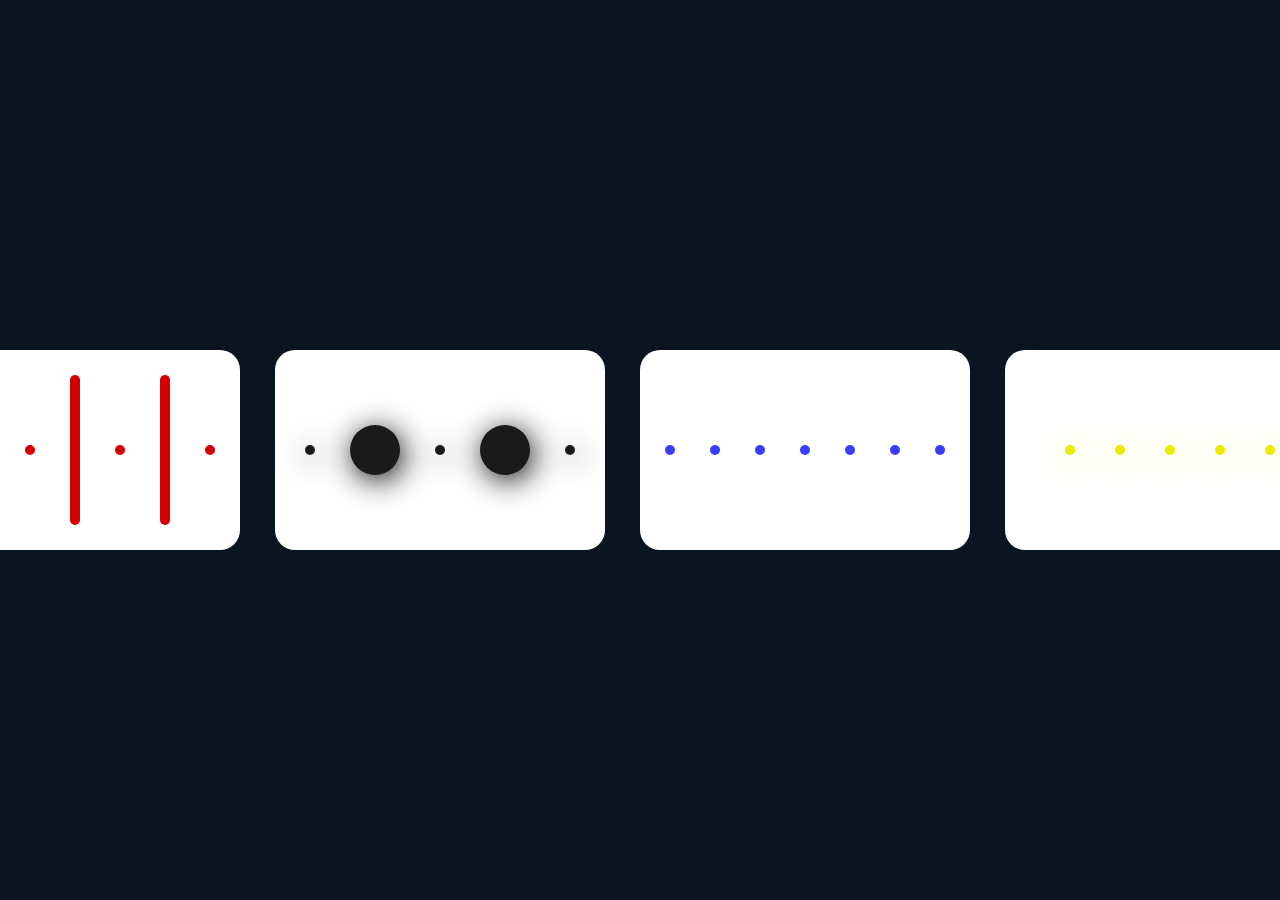
<file: index.html>
<!DOCTYPE html>
<html lang="en">
<head>
    <link rel="stylesheet" href="Style.css">
	<script src="https://code.jquery.com/jquery-3.4.1.slim.min.js" integrity="sha384-J6qa4849blE2+poT4WnyKhv5vZF5SrPo0iEjwBvKU7imGFAV0wwj1yYfoRSJoZ+n" crossorigin="anonymous"></script>
	<script src="https://cdn.jsdelivr.net/npm/popper.js@1.16.0/dist/umd/popper.min.js" integrity="sha384-Q6E9RHvbIyZFJoft+2mJbHaEWldlvI9IOYy5n3zV9zzTtmI3UksdQRVvoxMfooAo" crossorigin="anonymous"></script>
	<script src="https://cdn.jsdelivr.net/npm/bootstrap@4.4.1/dist/js/bootstrap.min.js" integrity="sha384-wfSDF2E50Y2D1uUdj0O3uMBJnjuUD4Ih7YwaYd1iqfktj0Uod8GCExl3Og8ifwB6" crossorigin="anonymous"></script>
    <title>Waves-Loading</title>
</head>
<body Class="Container">
	<div Id="All">
		<div Class="Waves">
			<div class="W1">
			</div>
			<div class="W2">
			</div>
			<div class="W1">
			</div>
			<div class="W2">
			</div>
			<div class="W1">
			</div>
			<div class="W2">
			</div>
			<div class="W1">
			</div>
		</div>
		<div Class="Circle"> 
			<div class="C1">
			</div>
			<div class="C2">
			</div>
			<div class="C1">
			</div>
			<div class="C2">
			</div>
			<div class="C1">
			</div> 
		</div>
		<div Class="S-Waves">
			<div class="SW1-7">
			</div>
			<div class="SW2-6">
			</div>
			<div class="SW3-5">
			</div>
			<div class="SW4">
			</div>
			<div class="SW3-5">
			</div>
			<div class="SW2-6">
			</div>
			<div class="SW1-7">
			</div>
		</div>
		<div Class="S-Circle">
			<div class="SC1">
			</div>
			<div class="SC2">
			</div>
			<div class="SC3">
			</div>
			<div class="SC4">
			</div>
			<div class="SC5">
			</div>
		</div>
	<div>
</body>
</html>
</file>
<file: Style.css>
body
	{
		background: #0b1522;
		margin:0;
		padding:0;
		min-height:100vh;
		display: flex;
		align-items: center;
		justify-content:center;
	}
#All
	{
		Display: Flex;
		grid-gap:35px;
	}
.Waves
	{
		Background:white;
		height:200px;
		width:330px;
		margin:0;
		padding:0;
		display: flex;
		align-items: center;
		justify-content:center;
		grid-template-column: auto auto auto auto auto auto auto;
		grid-gap:35px;
		border-radius:20px;
	}
.W1
	{
		height:10px;
		width:10px;
		background:#d20000;
		border-radius:5px;
		animation: Od;
		animation-duration:1.3s;
		animation-iteration-count: infinite;
		animation-direction: alternate;
	}
@keyframes Od
	{
		100%
			{
				height:150px;
			}
	}
.W2
	{
		height:150px;
		width:10px;
		background:#d20000;
		border-radius:5px;
		animation: Evn;
		animation-duration:1.3s;
		animation-iteration-count: infinite;
		animation-direction: alternate;
	}
@keyframes Evn
	{
		100%
			{
				height:10px;
			}
	}
.Circle
	{
		Background:white;
		height:200px;
		width:330px;
		margin:0;
		padding:0;
		display: flex;
		align-items: center;
		justify-content:center;
		grid-template-column: auto auto auto auto;
		grid-gap:35px;
		border-radius:20px;
	}
.C1
	{
		background: #1a1a1a;
		height: 10px;
		width: 10px;
		border-radius: 50px;
		box-shadow: 3px 5px 30px #090909;
		animation: Balls1;
		animation-duration:1.3s;
		animation-iteration-count: infinite;
		animation-direction: alternate;
	}
@keyframes Balls1
	{
		100%
			{
				Height:50px;
				Width: 50px;
			}
	}
.C2
	{
		background: #1a1a1a;
		height: 50px;
		width: 50px;
		border-radius: 50px;
		box-shadow: 3px 5px 30px #090909;
		animation: Balls2;
		animation-duration:1.3s;
		animation-iteration-count: infinite;
		animation-direction: alternate;
	}
@keyframes Balls2
	{
		100%
			{
				Height:10px;
				Width: 10px;
			}
	}
.S-Waves
	{
		Background:white;
		height:200px;
		width:330px;
		margin:0;
		padding:0;
		display: flex;
		align-items: center;
		justify-content:center;
		grid-template-column: auto auto auto auto auto auto auto;
		grid-gap:35px;
		border-radius:20px;
	}

.SW1-7
	{
		height:10px;
		width:10px;
		background:#3c3cff;
		border-radius:5px;
		animation: W-1;
		animation-duration:1s;
		animation-iteration-count: infinite;
		animation-direction: alternate;
	}
@keyframes W-1
	{
		100%
			{
					height:50px;
			}
	}
.SW2-6
	{
		height:10px;
		width:10px;
		background:#3c3cff;
		border-radius:5px;
		animation: W-2;
		animation-duration:1s;
		animation-iteration-count: infinite;
		animation-direction: alternate;
		animation-delay:0.2s;
	}
@keyframes W-2
	{
		100%
			{
					height:60px;
			}
	}
.SW3-5
	{
		height:10px;
		width:10px;
		background:#3c3cff;
		border-radius:5px;
		animation: W-3;
		animation-duration:1s;
		animation-iteration-count: infinite;
		animation-direction: alternate;
		animation-delay:0.4s;
	}
@keyframes W-3
	{
		100%
			{
					height:70px;
			}
	}
.SW4
	{
		height:10px;
		width:10px;
		background:#3c3cff;
		border-radius:5px;
		animation: W-4;
		animation-duration:1s;
		animation-iteration-count: infinite;
		animation-direction: alternate;
		animation-delay:0.6s;
	}
@keyframes W-4
	{
		100%
			{
					height:80px;
			}
	} 

.S-Circle
	{
		Background:white;
		height:200px;
		width:330px;
		margin:0;
		padding:0;
		display: flex;
		align-items: center;
		justify-content:center;
		grid-template-column: auto auto auto auto;
		grid-gap:40px;
		border-radius:20px;
	}
.SC1
	{
		background: #ecec00;
		height: 10px;
		width: 10px;
		border-radius: 50px;
		box-shadow: 3px 5px 30px #ecec00;
		animation: Sc-1;
		animation-duration:1.3s;
		animation-iteration-count: infinite;
		animation-direction: alternate;
	}
@keyframes Sc-1
	{
		100%
			{
				height: 30px;
				width: 30px;
			}
	}
.SC2
	{
		background: #ecec00;
		height: 10px;
		width: 10px;
		border-radius: 50px;
		box-shadow: 3px 5px 30px #ecec00;
		animation: Sc-2;
		animation-duration:1.3s;
		animation-iteration-count: infinite;
		animation-direction: alternate;
		animation-delay: 0.2s;
	}
@keyframes Sc-2
	{
		100%
			{
				height: 30px;
				width: 30px;
			}
	}
.SC3
	{
		background: #ecec00;
		height: 10px;
		width: 10px;
		border-radius: 50px;
		box-shadow: 3px 5px 30px #ecec00;
		animation: Sc-3;
		animation-duration:1.3s;
		animation-iteration-count: infinite;
		animation-direction: alternate;
		animation-delay: 0.4s;
	}
@keyframes Sc-3
	{
		100%
			{
				height: 30px;
				width: 30px;
			}
	}
.SC4
	{
		background: #ecec00;
		height: 10px;
		width: 10px;
		border-radius: 50px;
		box-shadow: 3px 5px 30px #ecec00;
		animation: Sc-4;
		animation-duration:1.3s;
		animation-iteration-count: infinite;
		animation-direction: alternate;
		animation-delay: 0.6s;
	}
@keyframes Sc-4
	{
		100%
			{
				height: 30px;
				width: 30px;
			}
	}
.SC5
	{
		background: #ecec00;
		height: 10px;
		width: 10px;
		border-radius: 50px;
		box-shadow: 3px 5px 30px #ecec00;
		animation: Sc-5;
		animation-duration:1.3s;
		animation-iteration-count: infinite;
		animation-direction: alternate;
		animation-delay: 0.8s;
	}
@keyframes Sc-5
	{
		100%
			{
				height: 30px;
				width: 30px;
			}
	}
</file>
